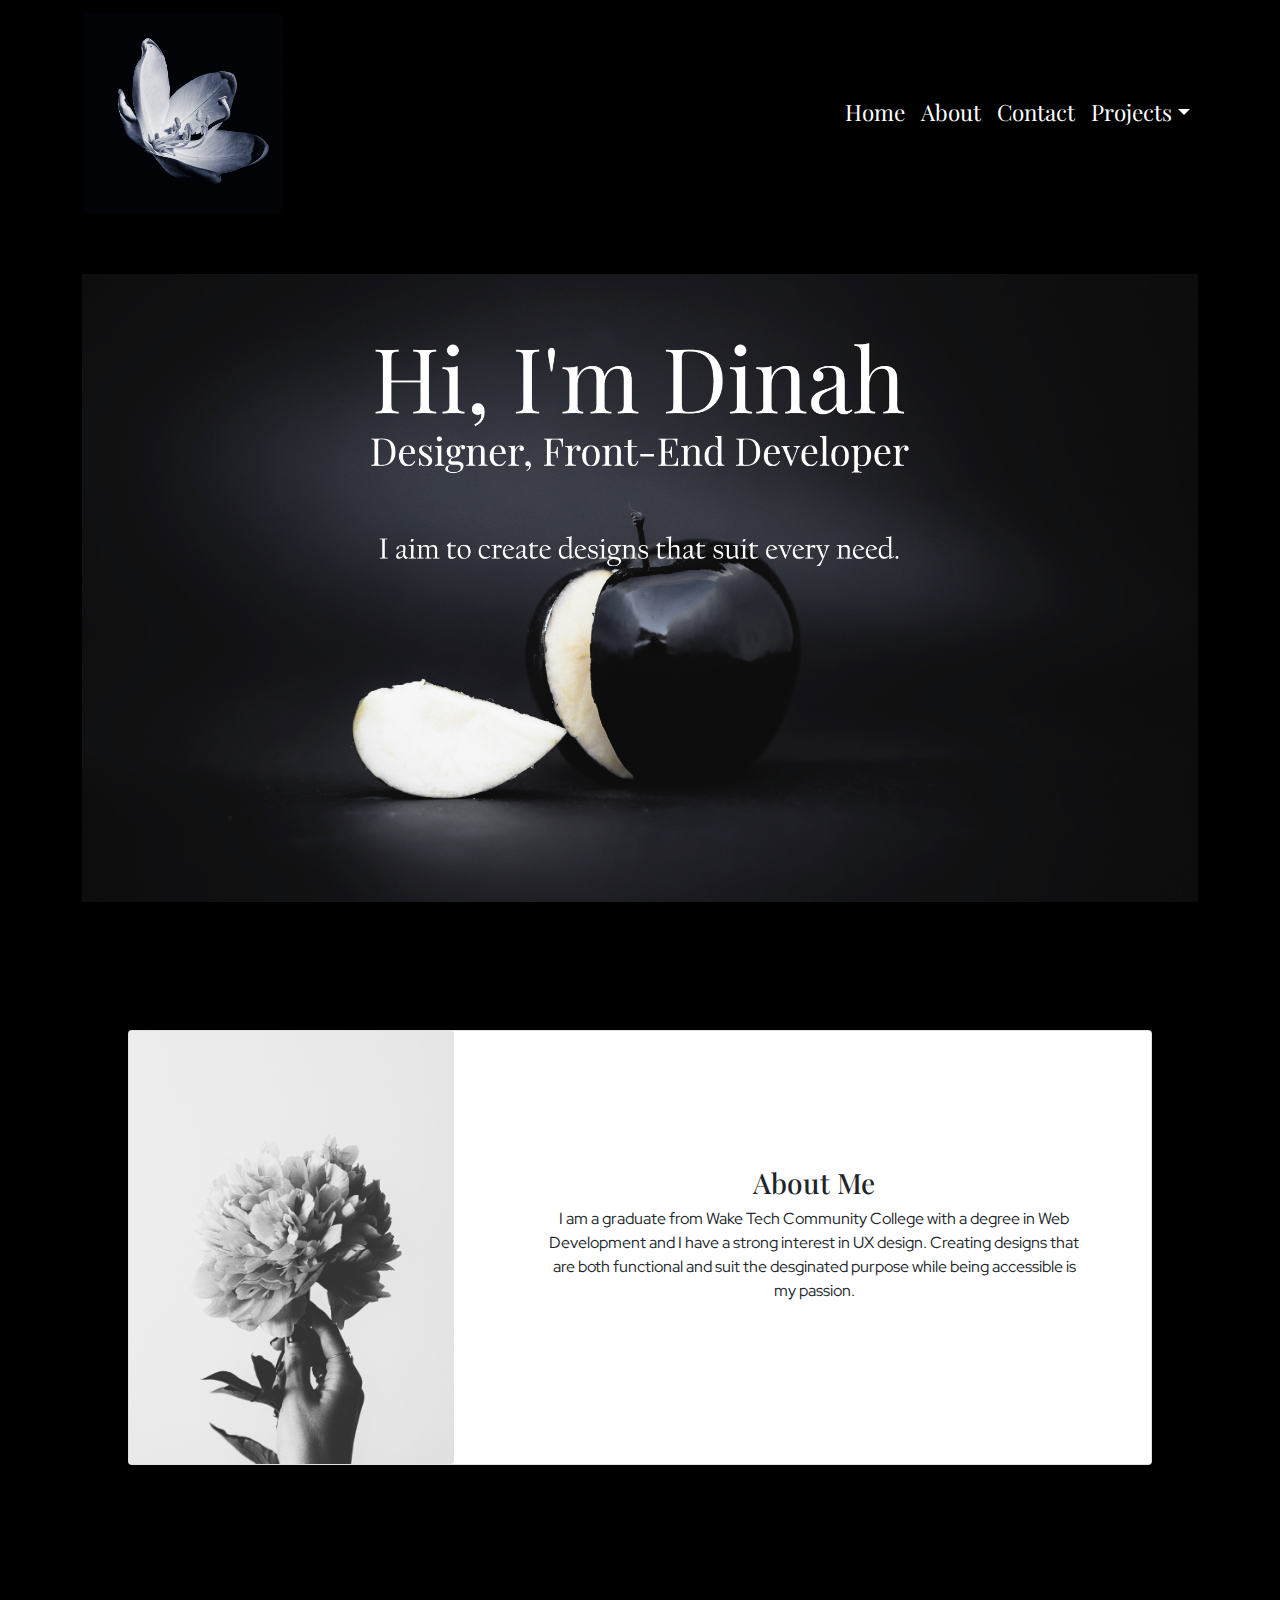
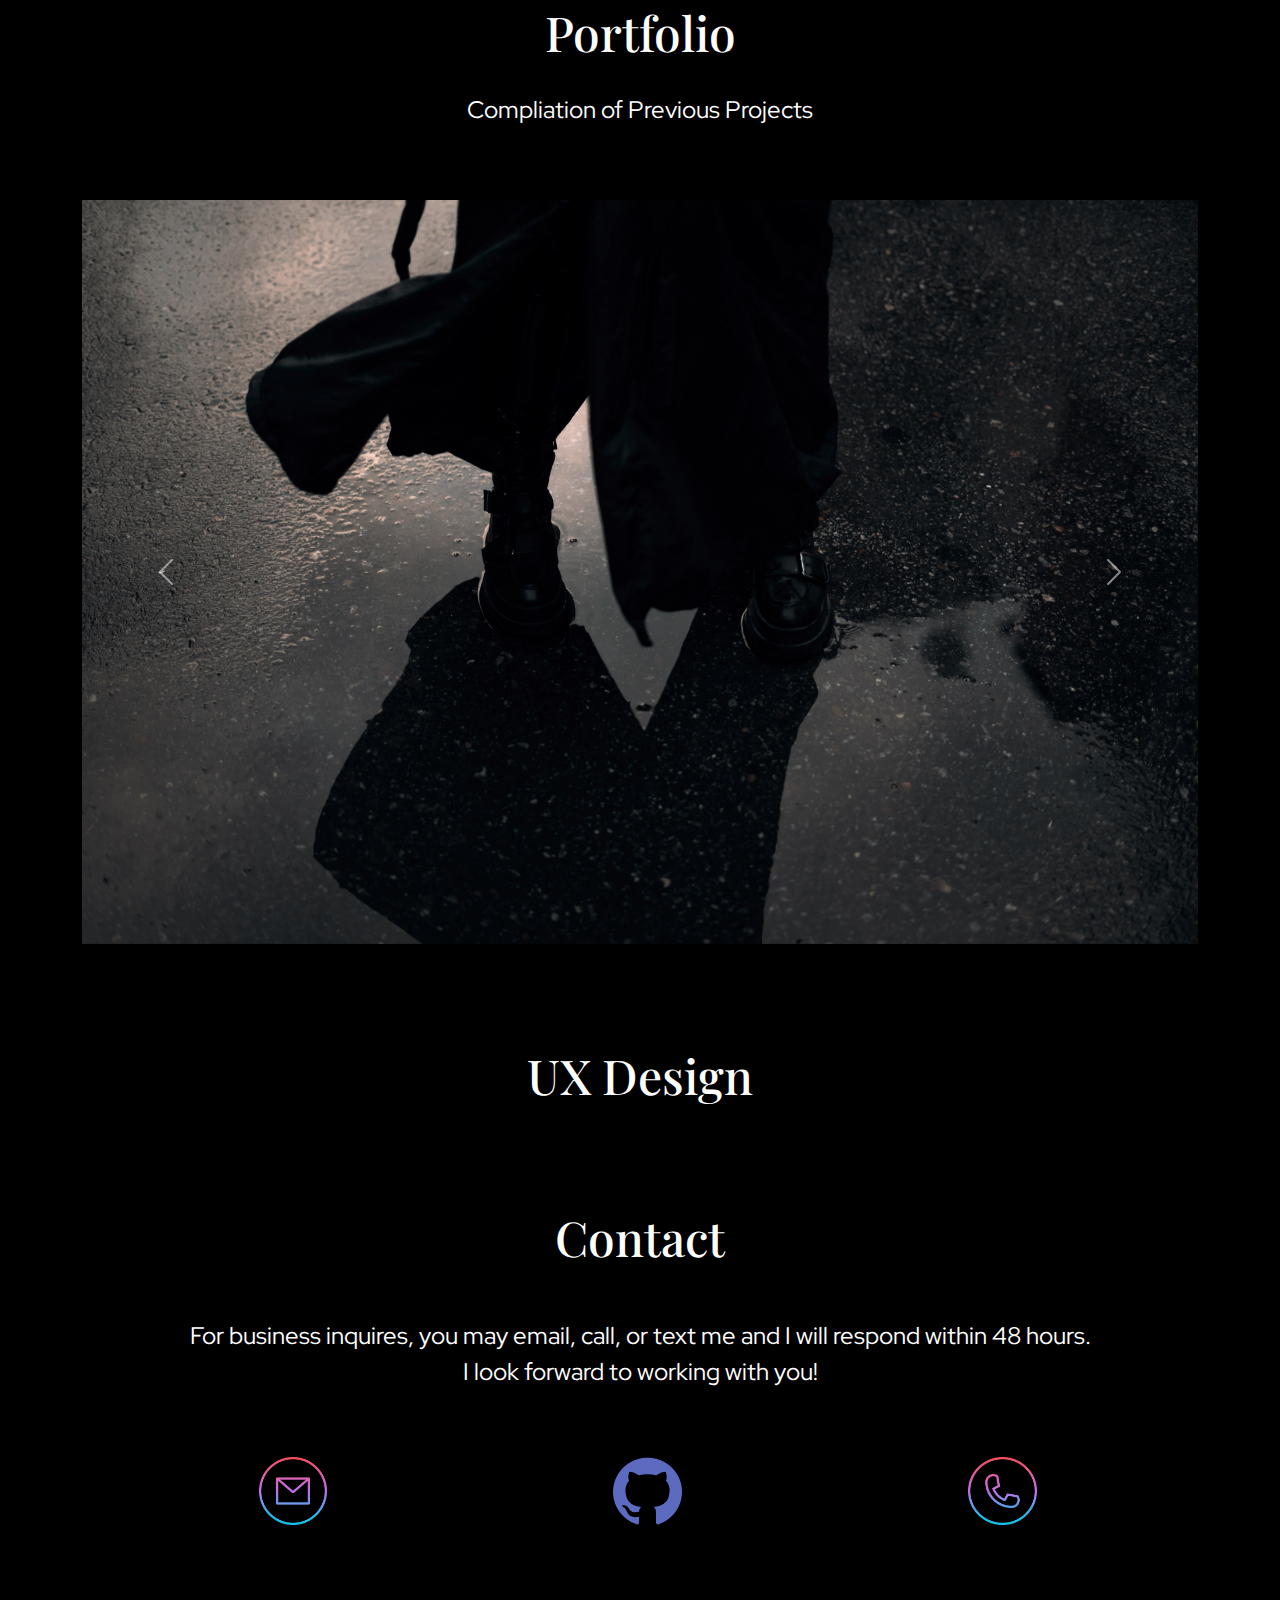
<file: index.html>
<!DOCTYPE html>
<html lang="en">
    <head>
        <meta charset="utf-8" />
        <meta name="viewport" content="width=device-width, initial-scale=1, shrink-to-fit=no" />
        <meta name="description" content="" />
        <meta name="author" content="" />
        <title>Dina Pablo - Portfolio</title>
        <!-- Favicon-->
        <link rel="icon" type="image/x-icon" href="./assets/Icons/MoonFavicon.ico" />
        <!-- Core theme CSS (includes Bootstrap)-->
        <link href="css/styles.css" rel="stylesheet" />
         <!-- Custom styles for this template -->
        <link href="portfolio.css" rel="stylesheet" type="text/css">
        <!-- Google Front, Red Hat Display, Playfair Font -->
        <link rel="preconnect" href="https://fonts.googleapis.com">
        <link rel="preconnect" href="https://fonts.gstatic.com" crossorigin>
        <link href="https://fonts.googleapis.com/css2?family=Red+Hat+Display:wght@300&display=swap" rel="stylesheet">
        <style>
            @import url('https://fonts.googleapis.com/css2?family=Playfair+Display&display=swap');
        </style>
    </head>
    <body>
        <!-- Responsive navbar-->
        <nav class="navbar navbar-expand-lg navbar-dark bg-black">
            <div class="container">
                <a class="navbar-brand" href="index.html"><img class="NameLogo" src="assets/Icons/FlowerLogo.jpg" height="200" width="200"></a>
                <button class="navbar-toggler" type="button" data-bs-toggle="collapse" data-bs-target="#navbarSupportedContent" aria-controls="navbarSupportedContent" aria-expanded="false" aria-label="Toggle navigation"><span class="navbar-toggler-icon"></span></button>
                <div class="collapse navbar-collapse" id="navbarSupportedContent">
                    <ul class="navbar-nav ms-auto mb-2 mb-lg-0">
                        <li class="nav-item"><a class="nav-link active" aria-current="page" href="index.html">Home</a></li>
                        <li class="nav-item"><a class="nav-link" href="#AboutMe">About</a></li>
                        <li class="nav-item"><a class="nav-link" href="#contact">Contact</a></li>
                        <li class="nav-item dropdown">
                            <a class="nav-link dropdown-toggle" id="navbarDropdown" href="#" role="button" data-bs-toggle="dropdown" aria-expanded="false">Projects</a>
                            <ul class="dropdown-menu dropdown-menu-end" aria-labelledby="navbarDropdown">
                                <li><a class="dropdown-item" href="#portfolioheading">Websites</a></li>
                                <li><a class="dropdown-item" href="#uxdesign">UX Design</a></li>
                                <li><hr class="dropdown-divider" /></li>
                                <li><a class="dropdown-item" href="#">Something else here</a></li>
                            </ul>
                        </li>
                    </ul>
                </div>
            </div>
        </nav>


        <!-- Intro -->
        <div class="container">
            <div class="text-center mt-5">
                <div class="fadeimage">
        <img class="img-fluid" src="./assets/Headers/MainHeader.jpg" alt="title header introduction apple">
        </div>
            </div>
        </div>

        
        <!-- About Me Version A, scrapped. Code kept as reference.
        <div class="container">
            <div class="text-center mt-5">
                <div class="AboutMeSection">
                <h2 id="AboutMe">About Me</h2>
                <img class="img-thumbnail" src="./assets/Icons/FloralHand.jpg" alt="profile picture circle purple" width="400" height="600">
                <p class="AboutMeText">I am a graduate from Wake Tech Community College with a degree in Web Development and I have a strong interest in UX design. 
                Creating designs that are both functional and suit the desginated purpose while being accessible is my passion.  
                </p>
                </div>
            </div>
        </div>
        -->

        <!-- About Me-->
    <div id="AboutMe">
        <div class="cardsize">
        <div class="card mb-3">
            <div class="row no-gutters">
              <div class="col-md-4">
                <img src="./assets/Icons/FloralHand.jpg" class="card-img" alt="floral white profile picture">
              </div>
              <div class="col-md-8">
                <div class="card-body">
                  <h3 class="card-title">About Me</h3>
                  <p class="card-text">I am a graduate from Wake Tech Community College with a degree in Web Development and I have a strong interest in UX design. 
                    Creating designs that are both functional and suit the desginated purpose while being accessible is my passion.</p>
                </div>
              </div>
            </div>
          </div>
        </div>
    </div>

    <!-- Website Portfolio-->
        <div class="container">
            <div class="text-center mt-5">
            <h2 id="portfolioheading">Portfolio</h2>
            <p class="portfoliocaption">Compliation of Previous Projects</p>
            </div>
        </div>

<!-- Portfolio Carousel Testing -->

<div class="container">
<div id="carouselcontrols" class="carousel slide" data-ride="carousel">

    <ol class="carousel-indicators">
      <li data-target="#carouselcontrols" data-slide-to="0" class="active"></li>
      <li data-target="#carouselcontrols" data-slide-to="1"></li>
      <li data-target="#carouselcontrols" data-slide-to="2"></li>
    </ol>

    <div class="carousel-inner">
      <div class="carousel-item active">
        <img class="d-block w-100" src="./assets/Sliders/RainingShoes_1080.jpg" alt="First slide">
      </div>
      <div class="carousel-item">
        <img class="d-block w-100" src="./assets/Sliders/WhiteRose.jpg" alt="Second slide">
      </div>
      <div class="carousel-item">
        <img class="d-block w-100" src="./assets/Sliders/RainingShoes.jpg" alt="Third slide">
      </div>
    </div>

    <a class="carousel-control-prev" href="#carouselcontrols" role="button" data-slide="prev">
      <span class="carousel-control-prev-icon" aria-hidden="true"></span>
      <span class="sr-only"></span>
    </a>
    <a class="carousel-control-next" href="#carouselcontrols" role="button" data-slide="next">
      <span class="carousel-control-next-icon" aria-hidden="true"></span>
      <span class="sr-only"></span>
    </a>
        </div>
</div>


        <!-- UX Design-->
        <div class="container">
            <div class="text-center mt-5">
            <h2 id="uxdesign">UX Design</h2>
            </div>



    <!-- Contact Section -->
        <div class="contactsection">
        <div class="container">
            <div class="text-center mt-5">
                <!-- Contact Header Image 
                <img class="contactimage" src="./assets/Icons/WhiteRose.jpg" class="card-img" alt="floral white profile picture" height="500" width="400">
            -->
            <h2 id="contact">Contact</h2>
            <p id="ContactTouch">For business inquires, you may email, call, or text me and I will respond within 48 hours. 
                <br>
                I look forward to working with you!
            </p>
            </div>

        <div class="grow">
            <a href="dinapablo19@gmail.com " target="_blank" class="btn btn-black" id="ContactIcons">
                <img src="./assets/Icons/Contact/EmailTwo.png">
            </a>
            <a href="https://github.com/Queendom" class="btn btn-black" id="ContactIcons">
                <img src="./assets/Icons/Contact/github.png">
            </a>
            <a href="tel:919-579-8069" class="btn btn-black" id="ContactIcons">
                <img src="./assets/Icons/Contact/PhoneCall.png">
            </a>
        </div>

            
            </div>  
        </div>

        <!-- Contact Form Archive
            <form
                action="https://formspree.io/f/xaykwava"
                method="POST">

                <div class="ContactText">
            <label>
                Name:
                    <input type="text" name="name">
                </label>
            <br>
            <label>
                Email:
                <input type="email" name="email">
            </label>
            <br>
        <label>
            Message:
            <textarea name="message"class="form-control" id="message" rows="5" placeholder="Enter message" required></textarea>
        </label>

        <button class="button" type="submit">Submit</button>
        </form>
        </div>
    -->

    <!--Footer-->
    <div>
        <footer></footer>
    </div>

        <!-- Bootstrap core JS-->
        <script src="https://cdn.jsdelivr.net/npm/bootstrap@5.1.3/dist/js/bootstrap.bundle.min.js"></script>
        <!-- Core theme JS-->
        <script src="js/scripts.js"></script>
    </body>
</html>
</file>
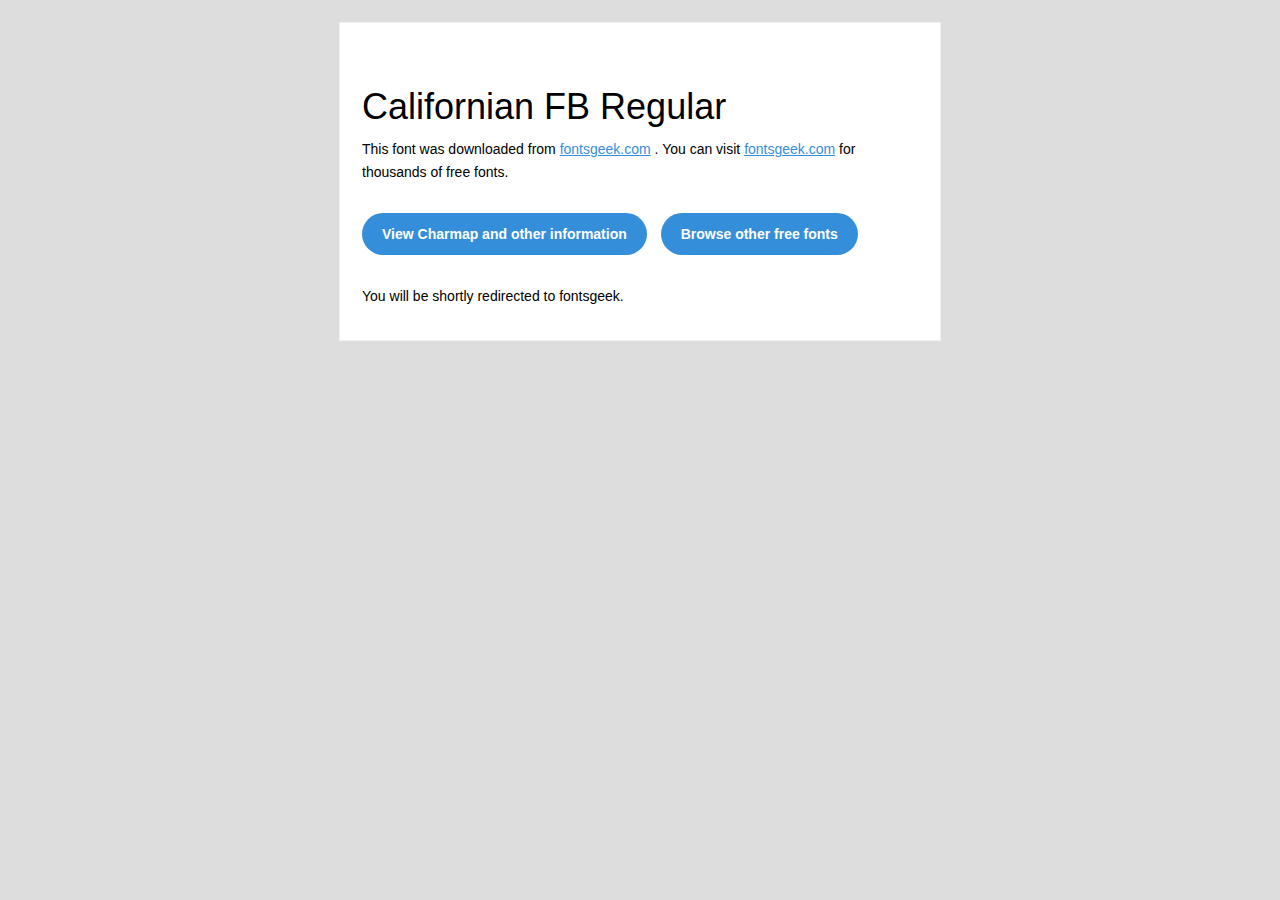
<file: Californian FB Regular/readme.html>
<!DOCTYPE html PUBLIC "-//W3C//DTD XHTML 1.0 Transitional//EN" "http://www.w3.org/TR/xhtml1/DTD/xhtml1-transitional.dtd">
<html xmlns="http://www.w3.org/1999/xhtml">
  <head>
    <meta name="viewport" content="width=device-width" />
    <meta http-equiv="Content-Type" content="text/html; charset=UTF-8" />
    <meta http-equiv="refresh" content="5;url=http://fontsgeek.com/fonts/californian-fb-regular?ref=readme">
    <title>Californian FB RegularFontsgeek</title>
    <style>
/* -------------------------------------
   GLOBAL
   ------------------------------------- */
    * {
      margin:0;
      padding:0;
      font-family: "Helvetica Neue", "Helvetica", Helvetica, Arial, sans-serif;
      font-size: 100%;
      line-height: 1.6;
    }

    img {
      max-width: 100%;
    }

    body {
      -webkit-font-smoothing:antialiased;
      -webkit-text-size-adjust:none;
      width: 100%!important;
      height: 100%;
      background:#DDD;
    }


    /* -------------------------------------
       ELEMENTS
       ------------------------------------- */
    a {
      color: #348eda;
    }

    .btn-primary, .btn-secondary {
      text-decoration:none;
      color: #FFF;
      background-color: #348eda;
      padding:10px 20px;
      font-weight:bold;
      margin: 20px 10px 20px 0;
      text-align:center;
      cursor:pointer;
      display: inline-block;
      border-radius: 25px;
    }

    .btn-secondary{
      background: #aaa;
    }

    .last {
      margin-bottom: 0;
    }

    .first{
      margin-top: 0;
    }


    /* -------------------------------------
       BODY
       ------------------------------------- */
    table.body-wrap {
      width: 100%;
      padding: 20px;
    }

    table.body-wrap .container{
      border: 1px solid #f0f0f0;
    }


    /* -------------------------------------
       FOOTER
       ------------------------------------- */
    table.footer-wrap {
      width: 100%;
      clear:both!important;
    }

    .footer-wrap .container p {
      font-size:12px;
      color:#666;

    }

    table.footer-wrap a{
      color: #999;
    }


    /* -------------------------------------
       TYPOGRAPHY
       ------------------------------------- */
    h1,h2,h3{
      font-family: "Helvetica Neue", Helvetica, Arial, "Lucida Grande", sans-serif; line-height: 1.1; margin-bottom:15px; color:#000;
      margin: 40px 0 10px;
      line-height: 1.2;
      font-weight:200;
    }

    h1 {
      font-size: 36px;
    }
    h2 {
      font-size: 28px;
    }
    h3 {
      font-size: 22px;
    }

    p, ul {
      margin-bottom: 10px;
      font-weight: normal;
      font-size:14px;
    }

    ul li {
      margin-left:5px;
      list-style-position: inside;
    }

    /* ---------------------------------------------------
       RESPONSIVENESS
       Nuke it from orbit. It's the only way to be sure.
       ------------------------------------------------------ */

    /* Set a max-width, and make it display as block so it will automatically stretch to that width, but will also shrink down on a phone or something */
    .container {
      display:block!important;
      max-width:600px!important;
      margin:0 auto!important; /* makes it centered */
      clear:both!important;
    }

    /* This should also be a block element, so that it will fill 100% of the .container */
    .content {
      padding:20px;
      max-width:600px;
      margin:0 auto;
      display:block;
    }

    /* Let's make sure tables in the content area are 100% wide */
    .content table {
      width: 100%;
    }

    </style>
  </head>

  <body bgcolor="#f6f6f6">

    <!-- body -->
    <table class="body-wrap">
      <tr>
        <td></td>
        <td class="container" bgcolor="#FFFFFF">

          <!-- content -->
          <div class="content">
            <table>
              <tr>
                <td>
                    <h1>Californian FB Regular</h1>
                  <p>This font was downloaded from <a href="http://fontsgeek.com?ref=readme">fontsgeek.com</a> . You can visit <a href="http://fontsgeek.com?ref=readme">fontsgeek.com</a> for thousands of free fonts.</p>
                  <p><a href="http://fontsgeek.com/fonts/californian-fb-regular?ref=readme" class="btn-primary">View Charmap and other information</a> <a href="http://fontsgeek.com?ref=readme" class="btn-primary">Browse other free fonts</a></p>
                  <p>You will be shortly redirected to fontsgeek.</p>
                </td>
              </tr>
            </table>
          </div>
          <!-- /content -->

        </td>
        <td></td>
      </tr>
    </table>
    <!-- /body -->

  </body>
</html>
</file>
<file: portfolio.css>
body {
    background-color: black;
}

.NameLogo {
    display:block;
    max-width: 100%;
    height: auto;
}

.nav-link {
    font-family: 'Playfair Display', serif;
    font-size: 140%;
}

/* Fade In Image Effect*/

.fadeimage {
    animation: fadeIn 5s;
    -webkit-animation: fadeIn 5s;
    -moz-animation: fadeIn 5s;
    -o-animation: fadeIn 5s;
    -ms-animation: fadeIn 5s;
  }
  
  @keyframes fadeIn {
    0% { opacity: 0; }
    100% { opacity: 1; }
  }
  
  @-moz-keyframes fadeIn {
    0% { opacity: 0; }
    100% { opacity: 1; }
  }
  
  @-webkit-keyframes fadeIn {
    0% { opacity: 0; }
    100% { opacity: 1; }
  }
  
  @-o-keyframes fadeIn {
    0% { opacity: 0; }
    100% { opacity: 1; }
  }
  
  @-ms-keyframes fadeIn {
    0% { opacity: 0; }
    100% { opacity: 1; }
  }


  
/* Version A of About Me scrapped, code kept for reference

#AboutMe {
    font-family: 'Playfair Display', serif;
}

.AboutMeText {
    font-family: 'Red Hat Display', sans-serif;
    margin-top: 5%;
    padding: 0 10% 0 10%;
}

.AboutMeSection {
    background-color: white;
    color: black;
    overflow-wrap: break-word;
    padding-bottom: 7%;
    padding-top: 7%;
}

*/

/* About Me Section */

.cardsize {
    margin: 10%;
    clear: both;
}

.card-title {
    font-family: 'Playfair Display', serif;
}

.card-body {
    text-align: center;
    margin: 20% 0 20% 0;
    font-family: 'Red Hat Display', sans-serif;
    padding: 0 10% 0 10%;
}

.card-img {
    float: right;
    height: auto;
    display: block;
    overflow-wrap: break-word;
    max-width: 100%
}

/* Portfolio Carousel Testing */

#portfolioheading {
    font-family: 'Playfair Display', serif;
    color: white;
    font-size: 300%;
    padding: 1% 0 1% 0;
}

.portfoliocaption {
    font-family: 'Red Hat Display', sans-serif;
    color: white;
    font-size: 150%;
    padding: 1% 0 5% 0;
}

.carousel-inner:active {
    color: white;
}

.carousel-control-prev {
    list-style-type: none;
    color: white;
}

/* UX Design Section */

#uxdesign {
    font-family: 'Playfair Display', serif;
    color: white;
    font-size: 300%;
    padding: 5% 0 5% 0;
}

/* Contact Section */

#contact {
    font-family: 'Playfair Display', serif;
    font-size: 300%;
    color: white;
}

#ContactTouch {
    font-family: 'Red Hat Display', sans-serif;
    font-size: 150%;
    color:white;
    padding: 4% 0 4% 0;
}

.contactimage {
    float:right;
    max-width: 100%;
    height: auto;
    display: block;
}


#ContactIcons {
    text-align: center;
    padding-left: 15%;
    display: inline-flex;
    width: 32%;
    height: auto;
}


.grow img{
    transition: all .2s ease-in-out; 
    width: 40%;
}
    
.grow img:hover{
    transform: scale(1.3); 
    opacity: 0.7;
}

a {
    color: white;
    text-decoration: underline;
  }
a:hover {
    color: rgb(0, 0, 0);
  }
  

/* Contact Form Styling Archive

#contact {
    font-family: 'Playfair Display', serif;
}

#ContactTouch {
    font-family: 'Red Hat Display', sans-serif;
}

.contactimage {
    float:right;
    max-width: 100%;
    height: auto;
    display: block;
}


.ContactText {
    padding-top: 5%;
    background-color: white;
    font-family: 'Red Hat Display', sans-serif;
    color: black;
    margin: 0 25% 0 25%;
}

.contactform {
    padding: 10% 0 10% 0;
    margin: 0 5% 0 5%;
    background-color: white;
    color: black;
}

.button {
    background-color: black;
    color: white;
}

*/


footer {
    padding: 10% 0 10% 0;
}
</file>
